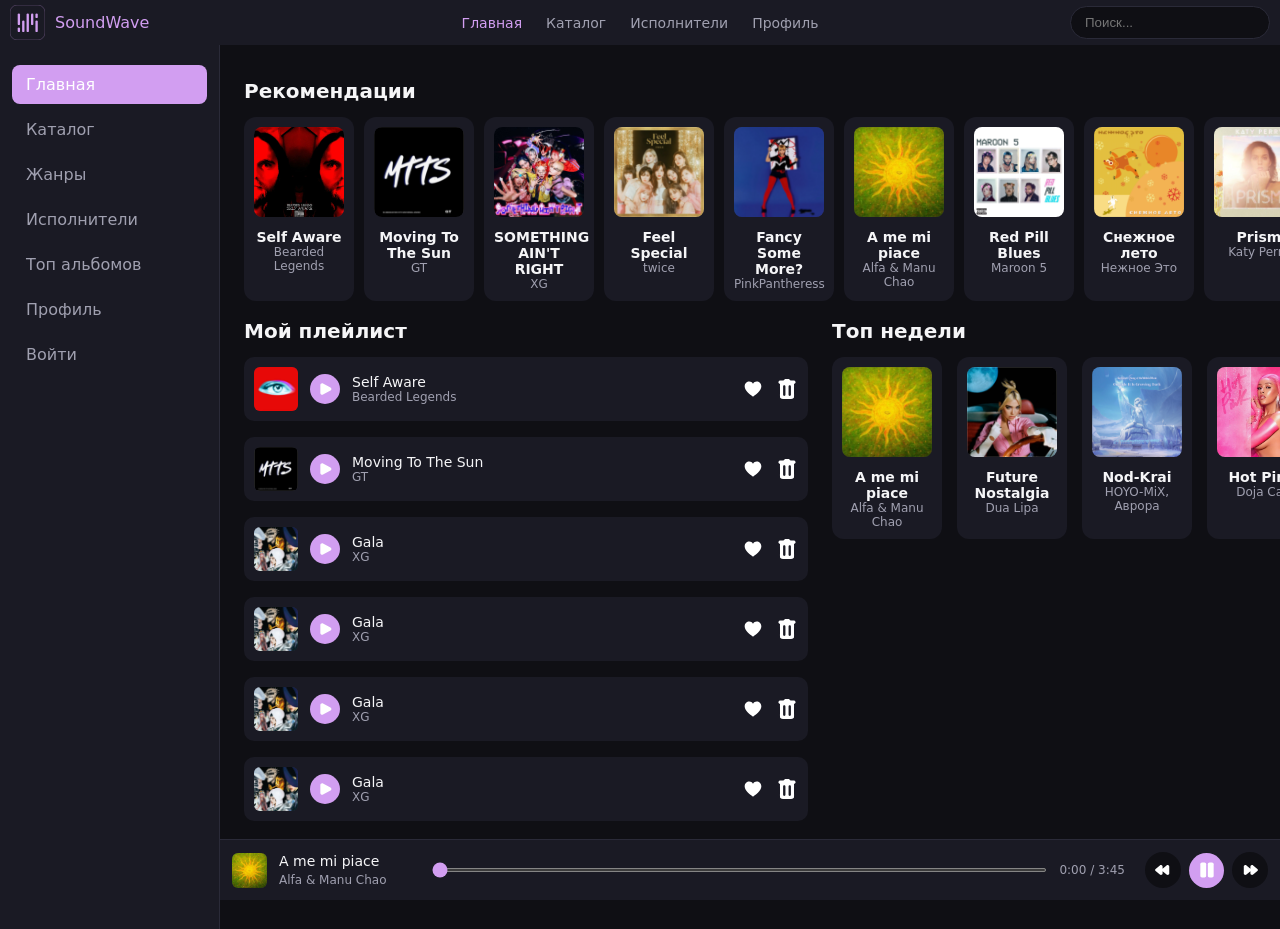
<file: index.html>
<!DOCTYPE html>
<html lang="ru">

<head>
    <meta charset="UTF-8">
    <meta name="viewport" content="width=device-width, initial-scale=1.0">
    <!-- <link rel="stylesheet" href="example.css"> -->
    <link rel="stylesheet" href="styles/index.css">
    <link rel="icon" href="assets/images/logoBL.svg" type="image/x-icon">
    <title>SoundWave — Главная</title>
</head>

<body>
    <header class="header">
        <a href="index.html" class="logo">
            <img src="assets/images/logoBL.svg" alt="logo SoundWave">
            SoundWave
        </a>
        <nav class="header-nav">
            <a href="index.html" class="active">Главная</a>
            <a href="pages/catalog.html">Каталог</a>
            <a href="#">Исполнители</a>
            <a href="#">Профиль</a>
        </nav>
        <div class="search-box">
            <input type="search" id="searchInput" placeholder="Поиск...">
        </div>
        <button class="burger" id="burgerBtn" aria-label="Меню">
            <img src="assets/images/hamburger.svg" alt="">
        </button>
    </header>

    <div class="layout">
        <!-- боковая навигация -->
        <aside class="sidebar" id="sidebar">
            <nav class="side-nav">
                <a href="index.html" class="active">Главная</a>
                <a href="pages/catalog.html">Каталог</a>
                <a href="#">Жанры</a>
                <a href="#">Исполнители</a>
                <a href="#">Топ альбомов</a>
                <a href="#">Профиль</a>
                <a href="pages/login.html">Войти</a>
            </nav>
        </aside>

        <main class="main-content">
            <!-- рекомендаций -->
            <section class="section">
                <h2>Рекомендации</h2>
                <div class="carousel" id="recommendCarousel">
                    <article class="album-card" data-title="Self Aware">
                        <img src="assets/images/Self Aware.svg" alt="Self Aware">
                        <h3>Self Aware</h3>
                        <p>Bearded Legends</p>
                    </article>
                    <article class="album-card" data-title="Moving To The Sun">
                        <img src="assets/images/Moving To The Sun.svg" alt="SMoving To The Sun">
                        <h3>Moving To The Sun</h3>
                        <p>GT</p>
                    </article>
                    <article class="album-card" data-title="SOMETHING AIN'T RIGHT">
                        <img src="assets/images/SOMETHING AIN'T RIGHT.svg" alt="SOMETHING AIN'T RIGHT">
                        <h3>SOMETHING AIN'T RIGHT</h3>
                        <p>XG</p>
                    </article>
                    <article class="album-card" data-title="Feel Special">
                        <img src="assets/images/Feel Special.svg" alt="Feel Special">
                        <h3>Feel Special</h3>
                        <p>twice</p>
                    </article>
                    <article class="album-card" data-title="Fancy Some More?">
                        <img src="assets/images/Fancy Some More.svg" alt="Fancy Some More?">
                        <h3>Fancy Some More?</h3>
                        <p> PinkPantheress</p>
                    </article>
                    <article class="album-card" data-title="A me mi piace">
                        <img src="assets/images/A me mi piace.svg" alt="A me mi piace">
                        <h3>A me mi piace</h3>
                        <p>Alfa & Manu Chao</p>
                    </article>
                    <article class="album-card" data-title="Red Pill Blues">
                        <img src="assets/images/Red Pill Blues.svg" alt="Red Pill Blues">
                        <h3>Red Pill Blues</h3>
                        <p>Maroon 5</p>
                    </article>
                    <article class="album-card" data-title="Снежное лето">
                        <img src="assets/images/Снежное лето.svg" alt="Снежное лето">
                        <h3>Снежное лето</h3>
                        <p>Нежное Это</p>
                    </article>
                    <article class="album-card" data-title="Prism">
                        <img src="assets/images/Prism.svg" alt="Prism">
                        <h3>Prism</h3>
                        <p>Katy Perry</p>
                    </article>
                    <article class="album-card" data-title="Nod-Krai">
                        <img src="assets/images/Nod-Krai.svg" alt="Nod-Krai">
                        <h3>Nod-Krai</h3>
                        <p>HOYO-MiX, Аврора</p>
                    </article>
                </div>
            </section>

            <div class="columns">
                <!-- мой плейлист -->
                <section class="section playlist">
                    <h2>Мой плейлист</h2>
                    <div class="track-list" id="myPlaylist">
                        <div class="track" data-title="Self Aware">
                            <img src="assets/images/Self Aware Mus.svg" alt="Self Aware">
                            <button class="play-btn" aria-label="Play">
                                <img src="assets/images/play.svg" alt="">
                            </button>
                            <div class="track-info">
                                <span class="track-title">Self Aware</span>
                                <span class="track-artist">Bearded Legends</span>
                            </div>
                            <button class="like-btn" aria-label="Нравится">
                                <img src="assets/images/heart.svg" alt="">
                            </button>
                            <button class="remove-btn" aria-label="Удалить">
                                <img src="assets/images/delete.svg" alt="">
                            </button>
                        </div>
                        <div class="track" data-title="Moving To The Sun">
                            <img src="assets/images/Moving To The Sun.svg" alt="Moving To The Sun">
                            <button class="play-btn" aria-label="Play">
                                <img src="assets/images/play.svg" alt="">
                            </button>
                            <div class="track-info">
                                <span class="track-title">Moving To The Sun</span>
                                <span class="track-artist">GT</span>
                            </div>
                            <button class="like-btn" aria-label="Нравится">
                                <img src="assets/images/heart.svg" alt="">
                            </button>
                            <button class="remove-btn" aria-label="Удалить">
                                <img src="assets/images/delete.svg" alt="">
                            </button>
                        </div>
                        <div class="track" data-title="Gala">
                            <img src="assets/images/Gala.svg" alt="Gala">
                            <button class="play-btn" aria-label="Play">
                                <img src="assets/images/play.svg" alt="">
                            </button>
                            <div class="track-info">
                                <span class="track-title">Gala</span>
                                <span class="track-artist">XG</span>
                            </div>
                            <button class="like-btn" aria-label="Нравится">
                                <img src="assets/images/heart.svg" alt="">
                            </button>
                            <button class="remove-btn" aria-label="Удалить">
                                <img src="assets/images/delete.svg" alt="">
                            </button>
                        </div>
                        <div class="track" data-title="Gala">
                            <img src="assets/images/Gala.svg" alt="Gala">
                            <button class="play-btn" aria-label="Play">
                                <img src="assets/images/play.svg" alt="">
                            </button>
                            <div class="track-info">
                                <span class="track-title">Gala</span>
                                <span class="track-artist">XG</span>
                            </div>
                            <button class="like-btn" aria-label="Нравится">
                                <img src="assets/images/heart.svg" alt="">
                            </button>
                            <button class="remove-btn" aria-label="Удалить">
                                <img src="assets/images/delete.svg" alt="">
                            </button>
                        </div>
                        <div class="track" data-title="Gala">
                            <img src="assets/images/Gala.svg" alt="Gala">
                            <button class="play-btn" aria-label="Play">
                                <img src="assets/images/play.svg" alt="">
                            </button>
                            <div class="track-info">
                                <span class="track-title">Gala</span>
                                <span class="track-artist">XG</span>
                            </div>
                            <button class="like-btn" aria-label="Нравится">
                                <img src="assets/images/heart.svg" alt="">
                            </button>
                            <button class="remove-btn" aria-label="Удалить">
                                <img src="assets/images/delete.svg" alt="">
                            </button>
                        </div>
                        <div class="track" data-title="Gala">
                            <img src="assets/images/Gala.svg" alt="Gala">
                            <button class="play-btn" aria-label="Play">
                                <img src="assets/images/play.svg" alt="">
                            </button>
                            <div class="track-info">
                                <span class="track-title">Gala</span>
                                <span class="track-artist">XG</span>
                            </div>
                            <button class="like-btn" aria-label="Нравится">
                                <img src="assets/images/heart.svg" alt="">
                            </button>
                            <button class="remove-btn" aria-label="Удалить">
                                <img src="assets/images/delete.svg" alt="">
                            </button>
                        </div>
                    </div>
                </section>

                <!-- топ 10 -->
                <section class="section-top10">
                    <h2>Топ недели</h2>
                    <div class="top-albums">
                        <article class="album-card small">
                            <img src="assets/images/A me mi piace.svg" alt="A me mi piace">
                            <h3>A me mi piace</h3>
                            <p>Alfa & Manu Chao</p>
                        </article>
                        <article class="album-card small">
                            <img src="assets/images/Future Nostalgia.svg" alt="Future Nostalgia">
                            <h3>Future Nostalgia</h3>
                            <p>Dua Lipa</p>
                        </article>
                        <article class="album-card small">
                            <img src="assets/images/Nod-Krai.svg" alt="Nod-Krai">
                            <h3>Nod-Krai</h3>
                            <p>HOYO-MiX, Аврора</p>
                        </article>
                        <article class="album-card small">
                            <img src="assets/images/Hot Pink.svg" alt="Hot Pink">
                            <h3>Hot Pink</h3>
                            <p>Doja Cat</p>
                        </article>
                    </div>
                </section>
            </div>
        </main>
    </div>

    <!-- плеер -->
    <footer class="player" id="player">
        <div class="player-track">
            <img src="assets/images/A me mi piace.svg" alt="Обложка" id="playerCover">
            <div>
                <span class="player-title" id="playerTitle">A me mi piace</span>
                <span class="player-artist" id="playerArtist">Alfa & Manu Chao</span>
            </div>
        </div>
        <div class="player-progress">
            <input type="range" id="progressBar" min="0" max="100" value="0">
            <span id="timeLabel">0:00 / 3:45</span>
        </div>
        <div class="player-controls">
            <button id="prevBtn" aria-label="Назад">
                <img src="assets/images/rewindLeft.svg" alt="">
            </button>
            <button id="playPauseBtn" aria-label="Пауза">
                <img src="assets/images/pause.svg" alt="" id="playPauseIcon">
            </button>
            <button id="nextBtn" aria-label="Вперёд">
                <img src="assets/images/rewindRight.svg" alt="">
            </button>
        </div>
    </footer>

    <script src="scripts/main.js"></script>
</body>

</html>
</file>
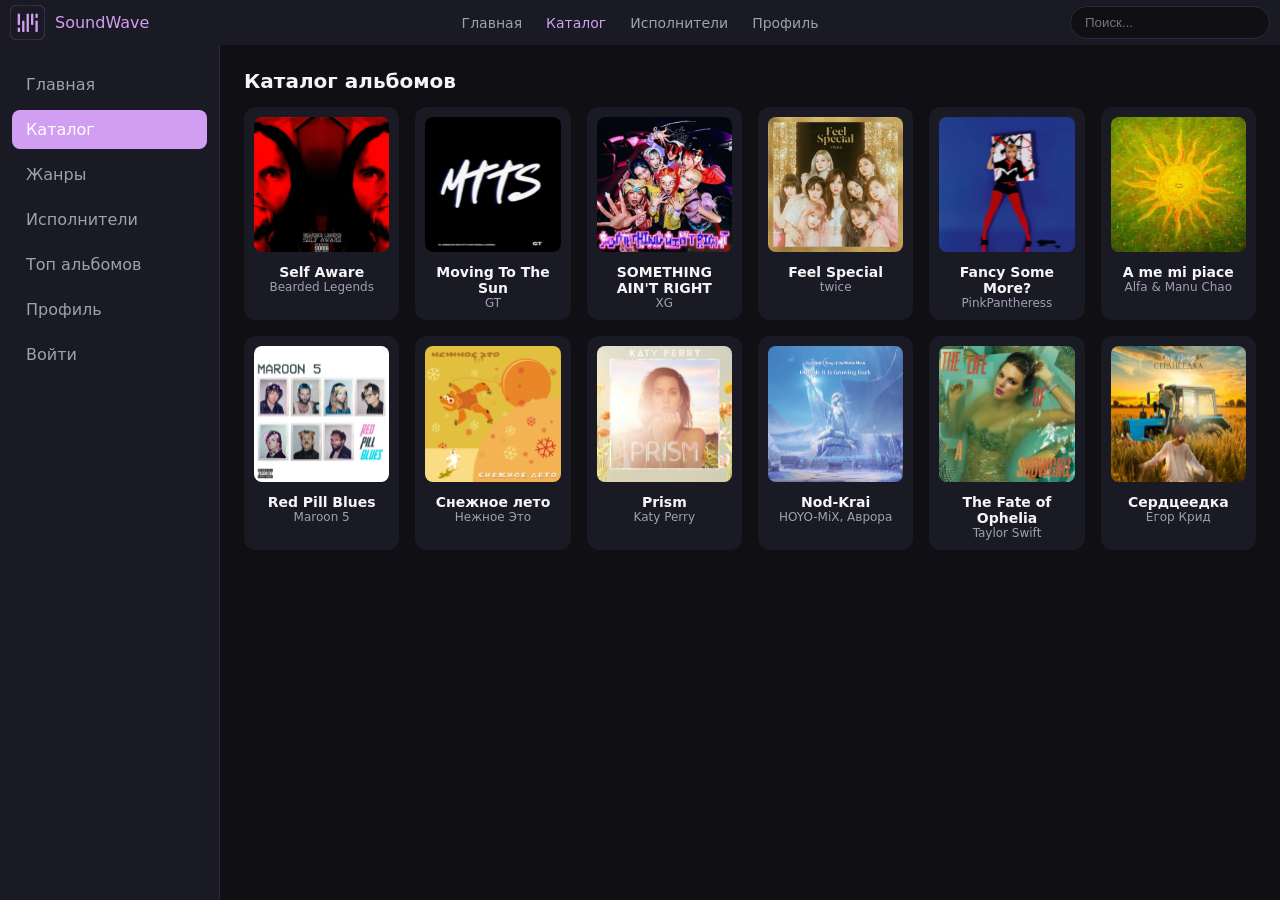
<file: pages/catalog.html>
<!DOCTYPE html>
<html lang="ru">

<head>
    <meta charset="UTF-8">
    <meta name="viewport" content="width=device-width, initial-scale=1.0">
    <!-- <link rel="stylesheet" href="../style.css"> -->
    <link rel="stylesheet" href="../styles/index.css">
    <link rel="icon" href="../assets/images/logoBL.svg" type="image/x-icon">
    <title>SoundWave — Каталог</title>
</head>

<body>
    <header class="header">
        <a href="../index.html" class="logo">
            <img src="../assets/images/logoBL.svg" alt="logo SoundWave">
            SoundWave
        </a>
        <nav class="header-nav">
            <a href="../index.html">Главная</a>
            <a href="../pages/catalog.html" class="active">Каталог</a>
            <a href="#">Исполнители</a>
            <a href="#">Профиль</a>
        </nav>
        <div class="search-box">
            <input type="search" id="searchInput" placeholder="Поиск...">
        </div>
        <button class="burger" id="burgerBtn" aria-label="Меню">
            <img src="../assets/images/hamburger.svg" alt="">
        </button>
    </header>

    <div class="layout">
        <!-- боковая навигация -->
        <aside class="sidebar" id="sidebar">
            <nav class="side-nav">
                <a href="../index.html">Главная</a>
                <a href="catalog.html" class="active">Каталог</a>
                <a href="#">Жанры</a>
                <a href="#">Исполнители</a>
                <a href="#">Топ альбомов</a>
                <a href="#">Профиль</a>
                <a href="../pages/login.html">Войти</a>
            </nav>
        </aside>

        <main class="main-content">
            <!-- каталог -->
            <h1>Каталог альбомов</h1>
            <div class="catalog-grid" id="catalogGrid">
                <article class="album-card" data-title="Self Aware">
                    <img src="../assets/images/Self Aware.svg" alt="Self Aware">
                    <h3>Self Aware</h3>
                    <p>Bearded Legends</p>
                </article>
                <article class="album-card" data-title="Moving To The Sun">
                    <img src="../assets/images/Moving To The Sun.svg" alt="SMoving To The Sun">
                    <h3>Moving To The Sun</h3>
                    <p>GT</p>
                </article>
                <article class="album-card" data-title="SOMETHING AIN'T RIGHT">
                    <img src="../assets/images/SOMETHING AIN'T RIGHT.svg" alt="SOMETHING AIN'T RIGHT">
                    <h3>SOMETHING AIN'T RIGHT</h3>
                    <p>XG</p>
                </article>
                <article class="album-card" data-title="Feel Special">
                    <img src="../assets/images/Feel Special.svg" alt="Feel Special">
                    <h3>Feel Special</h3>
                    <p>twice</p>
                </article>
                <article class="album-card" data-title="Fancy Some More?">
                    <img src="../assets/images/Fancy Some More.svg" alt="Fancy Some More?">
                    <h3>Fancy Some More?</h3>
                    <p> PinkPantheress</p>
                </article>
                <article class="album-card" data-title="A me mi piace">
                    <img src="../assets/images/A me mi piace.svg" alt="A me mi piace">
                    <h3>A me mi piace</h3>
                    <p>Alfa & Manu Chao</p>
                </article>
                <article class="album-card" data-title="Red Pill Blues">
                    <img src="../assets/images/Red Pill Blues.svg" alt="Red Pill Blues">
                    <h3>Red Pill Blues</h3>
                    <p>Maroon 5</p>
                </article>
                <article class="album-card" data-title="Снежное лето">
                    <img src="../assets/images/Снежное лето.svg" alt="Снежное лето">
                    <h3>Снежное лето</h3>
                    <p>Нежное Это</p>
                </article>
                <article class="album-card" data-title="Prism">
                    <img src="../assets/images/Prism.svg" alt="Prism">
                    <h3>Prism</h3>
                    <p>Katy Perry</p>
                </article>
                <article class="album-card" data-title="Nod-Krai">
                    <img src="../assets/images/Nod-Krai.svg" alt="Nod-Krai">
                    <h3>Nod-Krai</h3>
                    <p>HOYO-MiX, Аврора</p>
                </article>
                <article class="album-card" data-title="The Fate of Ophelia">
                    <img src="../assets/images/The Fate of Ophelia.svg" alt="The Fate of Ophelia">
                    <h3>The Fate of Ophelia</h3>
                    <p>Taylor Swift</p>
                </article>
                <article class="album-card" data-title="Сердцеедка">
                    <img src="../assets/images/Сердцеедка.svg" alt="Сердцеедка">
                    <h3>Сердцеедка</h3>
                    <p>Егор Крид</p>
                </article>
            </div>
        </main>
    </div>

    <script src="../scripts/main.js"></script>
</body>

</html>
</file>
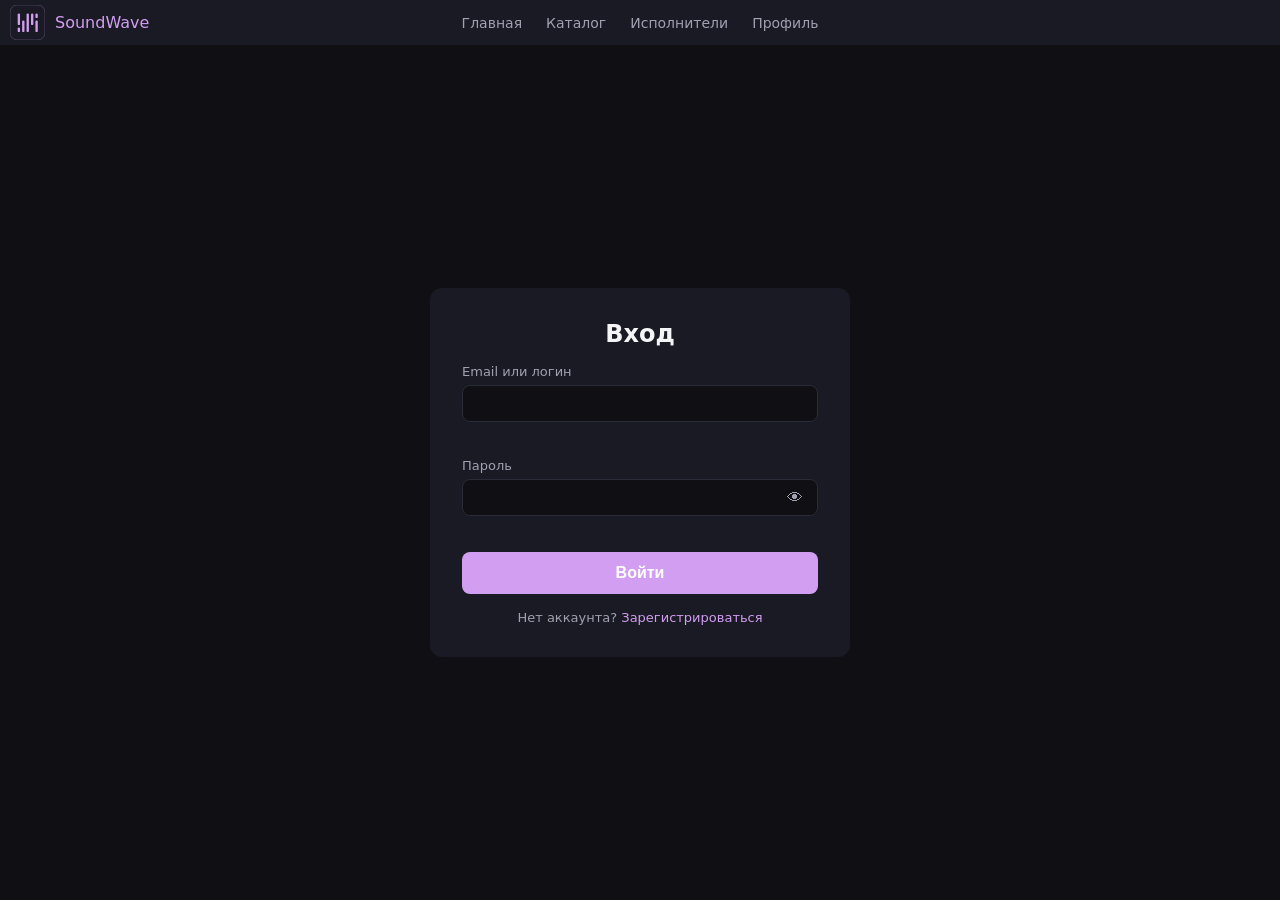
<file: pages/login.html>
<!DOCTYPE html>
<html lang="ru">

<head>
    <meta charset="UTF-8">
    <meta name="viewport" content="width=device-width, initial-scale=1.0">
    <!-- <link rel="stylesheet" href="../style.css"> -->
    <link rel="stylesheet" href="../styles/index.css">
    <link rel="icon" href="../assets/images/logoBL.svg" type="image/x-icon">
    <title>SoundWave — Каталог</title>
</head>

<body>
    <header class="header">
        <a href="../index.html" class="logo">
            <img src="../assets/images/logoBL.svg" alt="logo SoundWave">
            SoundWave
        </a>
        <nav class="header-nav">
            <a href="../index.html">Главная</a>
            <a href="../pages/catalog.html">Каталог</a>
            <a href="#">Исполнители</a>
            <a href="#">Профиль</a>
        </nav>
    </header>

    <main class="form-page">
        <form id="loginForm" class="auth-form" novalidate>
            <h1>Вход</h1>

            <div class="form-group">
                <label for="loginEmail">Email или логин</label>
                <input type="text" id="loginEmail" name="loginEmail" required>
                <span class="error" data-error="loginEmail"></span>
            </div>

            <div class="form-group">
                <label for="loginPassword">Пароль</label>
                <div class="password-wrap">
                    <input type="password" id="loginPassword" name="loginPassword" required>
                    <button type="button" class="toggle-pass" data-target="loginPassword">👁</button>
                </div>
                <span class="error" data-error="loginPassword"></span>
            </div>

            <button type="submit" class="btn-primary">Войти</button>
            <p class="form-footer">Нет аккаунта? <a href="register.html">Зарегистрироваться</a></p>
        </form>
    </main>

    <script src="../scripts/main.js"></script>
</body>

</html>
</file>
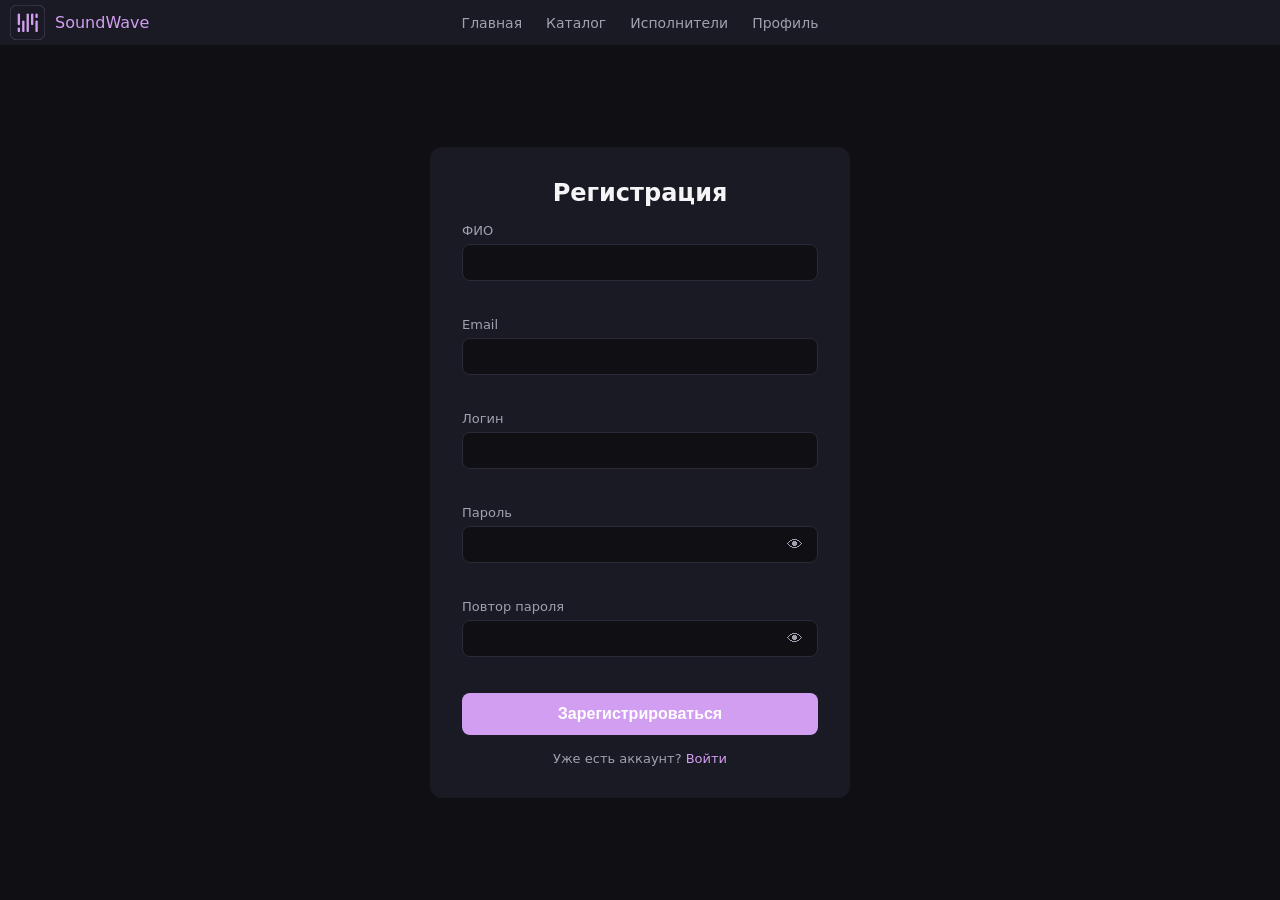
<file: pages/register.html>
<!DOCTYPE html>
<html lang="ru">

<head>
    <meta charset="UTF-8">
    <meta name="viewport" content="width=device-width, initial-scale=1.0">
    <!-- <link rel="stylesheet" href="../style.css"> -->
    <link rel="stylesheet" href="../styles/index.css">
    <link rel="icon" href="../assets/images/logoBL.svg" type="image/x-icon">
    <title>SoundWave — Регистрация</title>
</head>

<body>
    <header class="header">
        <a href="../index.html" class="logo">
            <img src="../assets/images/logoBL.svg" alt="logo SoundWave">
            SoundWave
        </a>
        <nav class="header-nav">
            <a href="../index.html">Главная</a>
            <a href="../pages/catalog.html">Каталог</a>
            <a href="#">Исполнители</a>
            <a href="#">Профиль</a>
        </nav>
    </header>

    <main class="form-page">
        <form id="registerForm" class="auth-form" novalidate>
            <h1>Регистрация</h1>

            <div class="form-group">
                <label for="fullName">ФИО</label>
                <input type="text" id="fullName" name="fullName" required>
                <span class="error" data-error="fullName"></span>
            </div>

            <div class="form-group">
                <label for="email">Email</label>
                <input type="email" id="email" name="email" required>
                <span class="error" data-error="email"></span>
            </div>

            <div class="form-group">
                <label for="login">Логин</label>
                <input type="text" id="login" name="login" required>
                <span class="error" data-error="login"></span>
            </div>

            <div class="form-group">
                <label for="password">Пароль</label>
                <div class="password-wrap">
                    <input type="password" id="password" name="password" required>
                    <button type="button" class="toggle-pass" data-target="password">👁</button>
                </div>
                <span class="error" data-error="password"></span>
            </div>

            <div class="form-group">
                <label for="confirmPassword">Повтор пароля</label>
                <div class="password-wrap">
                    <input type="password" id="confirmPassword" name="confirmPassword" required>
                    <button type="button" class="toggle-pass" data-target="confirmPassword">👁</button>
                </div>
                <span class="error" data-error="confirmPassword"></span>
            </div>

            <button type="submit" class="btn-primary">Зарегистрироваться</button>
            <p class="form-footer">Уже есть аккаунт? <a href="login.html">Войти</a></p>
        </form>
    </main>

    <script src="../scripts/main.js"></script>
</body>

</html>
</file>
<file: styles/index.css>
:root {
    --bg: #0f0f14;
    --bg-elev: #1a1a24;
    --text: #f5f5f7;
    --muted: #a0a0b0;
    --accent: #D29EF1;
    --accent-hover: #E5B8FF;
    --danger: #ff4d6d;
    --border: #2a2a38;
    --radius: 12px;
}

* {
    box-sizing: border-box;
    margin: 0;
    padding: 0;
    text-decoration: none;
    width: 100%;
}

body {
    font-family: 'Segoe UI', system-ui, sans-serif;
    background: var(--bg);
    color: var(--text);
    min-height: 100vh;
    display: flex;
    flex-direction: column;
}

/* header */
.header {
    display: flex;
    align-items: center;
    justify-content: space-between;
    width: 100%;
    padding: 5px 10px;
    background: var(--bg-elev);
    position: relative;
    z-index: 300;
}

.logo {
    color: var(--accent);
    display: flex;
    align-items: center;
    flex-shrink: 0;
    width: auto;
}

.logo img {
    margin-right: 10px;
    width: 35px;
}

.header-nav {
    display: none;
    gap: 24px;
    justify-content: center;
    align-items: center;
    position: absolute;
    left: 50%;
    transform: translateX(-50%);
    width: auto;
}

.header-nav a {
    color: var(--muted);
    text-decoration: none;
    font-size: 14px;
    transition: color .2s;
    width: auto;
}

.header-nav a:hover {
    color: var(--text);
}

.header-nav a.active {
    color: var(--accent);
}

.search-box {
    margin-left: auto;
    width: auto;
}

.search-box input {
    padding: 8px 14px;
    border-radius: 20px;
    border: 1px solid var(--border);
    background: var(--bg);
    color: var(--text);
    width: 120px;
    outline: none;
}

.search-box input:focus {
    border-color: var(--accent);
}

.burger {
    background: none;
    border: none;
    margin-left: 10px;
    width: 32px;
    height: 32px;
    padding: 0;
    cursor: pointer;
    display: flex;
    align-items: center;
    justify-content: center;
    flex-shrink: 0;
}

.burger img {
    width: 32px;
    height: 32px;
    display: block;
}

/* боковая навигация */
.layout {
    display: flex;
    flex: 1;
    position: relative;
}

.sidebar {
    position: fixed;
    top: 0;
    left: -260px;
    width: 240px;
    height: 100vh;
    background: var(--bg-elev);
    border-right: 1px solid var(--border);
    padding: 70px 12px 20px;
    z-index: 250;
    transition: left .3s ease;
    overflow-y: auto;
}

.sidebar.open {
    left: 0;
}

.side-nav {
    display: flex;
    flex-direction: column;
    gap: 6px;
}

.side-nav a {
    padding: 10px 14px;
    border-radius: 8px;
    color: var(--muted);
    text-decoration: none;
    transition: background .2s, color .2s;
}

.side-nav a:hover {
    background: var(--bg);
    color: var(--text);
}

.side-nav a.active {
    background: var(--accent);
    color: #fff;
}

/* рекомендаций */
main {
    max-width: 1200px;
    margin: 0 auto;
    padding: 0 20px;
}

.main-content {
    flex: 1;
    padding: 24px;
    display: flex;
    flex-direction: column;
    padding-bottom: 100px;
}

.main-content h1 {
    margin-bottom: 14px;
    font-size: 20px;
}

.catalog-grid {
    display: grid;
    grid-template-columns: repeat(auto-fill, minmax(125px, 1fr));
    gap: 16px;
}

.catalog-grid .album-card {
    width: 100%;
}

.main-content h2 {
    margin-bottom: 14px;
    font-size: 20px;
}

.section {
    padding-top: 10px;
}

.carousel {
    display: flex;
    overflow-x: auto;
    scroll-behavior: smooth;
    padding-bottom: 8px;
}

.carousel::-webkit-scrollbar {
    height: 6px;
}

.carousel::-webkit-scrollbar-thumb {
    background: var(--border);
    border-radius: 3px;
}

.album-card {
    background: var(--bg-elev);
    border-radius: var(--radius);
    padding: 10px;
    margin-right: 10px;
    width: 110px;
    flex-shrink: 0;
    text-align: center;
    transition: transform .2s;
    cursor: pointer;
}

.album-card:hover {
    transform: translateY(-4px);
}

.album-card img {
    width: 100%;
    aspect-ratio: 1;
    object-fit: cover;
    border-radius: 8px;
    background: var(--border);
}

.album-card h3 {
    font-size: 14px;
    margin-top: 8px;
}

.album-card p {
    font-size: 12px;
    color: var(--muted);
}

/* плейлист */
.track-list {
    display: flex;
    gap: 16px;
    overflow-x: auto;
    scroll-behavior: smooth;
    padding-bottom: 8px;
    flex-direction: column;
}

.track {
    display: flex;
    align-items: center;
    gap: 12px;
    background: var(--bg-elev);
    padding: 10px;
    border-radius: 10px;
}

.track img {
    width: 44px;
    height: 44px;
    object-fit: cover;
    border-radius: 6px;
    background: var(--border);
}

.play-btn {
    width: 30px;
    height: 30px;
    border-radius: 50%;
    border: none;
    background: var(--accent);
    cursor: pointer;
    display: flex;
    align-items: center;
    justify-content: center;
    padding: 0;
    flex-shrink: 0;
    transition: background .2s, transform .2s;
}

.play-btn img {
    width: 14px;
    height: 14px;
    display: block;
    background: none;
}

.track-info {
    flex: 1;
    display: flex;
    flex-direction: column;
}

.track-title {
    font-size: 14px;
}

.track-artist {
    font-size: 12px;
    color: var(--muted);
}

.like-btn,
.remove-btn {
    background: none;
    border: none;
    width: 22px;
    height: 22px;
    padding: 0;
    cursor: pointer;
    display: flex;
    align-items: center;
    justify-content: center;
    flex-shrink: 0;
    transition: transform .2s;
}

.like-btn img,
.remove-btn img {
    width: 20px;
    height: 20px;
    display: block;
    background: none;
}

.like-btn:hover,
.like-btn.active {
    color: var(--danger);
    transform: scale(1.2);
}

.remove-btn:hover {
    color: var(--danger);
}

.section-top10 {
    display: none;
}

/* плеер */
.player-track,
.player-track>div,
.player-title,
.player-artist,
.player-controls,
.player-controls button,
.player-progress,
.player-progress span,
.player-progress input {
    width: auto;
}

.player {
    position: fixed;
    bottom: 0;
    left: 0;
    right: 0;
    display: flex;
    align-items: center;
    gap: 20px;
    padding: 12px;
    background: var(--bg-elev);
    border-top: 1px solid var(--border);
    z-index: 200;
}

.player-track {
    display: flex;
    align-items: center;
    gap: 12px;
    min-width: 180px;
}

.player-track img {
    width: 35px;
    height: 35px;
    border-radius: 6px;
    background: var(--border);
}

.player-title {
    display: block;
    font-size: 14px;
}

.player-artist {
    font-size: 12px;
    color: var(--muted);
}

.player-progress {
    flex: 1;
    display: flex;
    align-items: center;
    gap: 12px;
}

.player-progress input[type="range"] {
    flex: 1;
    accent-color: var(--accent);
    height: 4px;
}

.player-progress span {
    font-size: 12px;
    color: var(--muted);
    white-space: nowrap;
}

.player-controls {
    display: flex;
    gap: 8px;
    align-items: center;
    justify-content: flex-end;
}

.player-controls button {
    width: 36px;
    height: 36px;
    border-radius: 50%;
    border: none;
    background: var(--bg);
    cursor: pointer;
    display: flex;
    align-items: center;
    justify-content: center;
    padding: 0;
    transition: background .2s, transform .2s;
}

.player-controls button img {
    width: 20px;
    height: 20px;
    display: block;
}

.player-controls button:hover {
    background: var(--accent);
    transform: scale(1.05);
}

#playPauseBtn {
    background: var(--accent);
    width: 35px;
    height: 35px;
}

#playPauseBtn:hover {
    background: var(--accent-hover);
}

.catalog-grid {
    display: grid;
    grid-template-columns: repeat(auto-fill, minmax(135px, 1fr));
    gap: 16px;
}

.catalog-grid .album-card {
    width: 100%;
}

.prevBtn,
.playPauseBtn,
.nextBtn {
    display: flex;
    justify-content: center;
    align-items: center;
    width: 20px;
    height: 20px;
}

.playPauseBtn {
    background-color: var(--accent);
}

/* регистрация и вход */
.form-page {
    flex: 1;
    display: flex;
    justify-content: center;
    align-items: center;
    padding: 40px 20px;
}

.auth-form {
    background: var(--bg-elev);
    padding: 32px;
    border-radius: var(--radius);
    width: 100%;
    max-width: 420px;
    display: flex;
    flex-direction: column;
    gap: 16px;
}

.auth-form h1 {
    font-size: 24px;
    text-align: center;
}

.form-group {
    display: flex;
    flex-direction: column;
    gap: 6px;
}

.form-group label {
    font-size: 13px;
    color: var(--muted);
}

.form-group input {
    padding: 10px 14px;
    border-radius: 8px;
    border: 1px solid var(--border);
    background: var(--bg);
    color: var(--text);
    outline: none;
    transition: border-color .2s;
}

.form-group input:focus {
    border-color: var(--accent);
}

.form-group input.invalid {
    border-color: var(--danger);
}

.password-wrap {
    position: relative;
}

.password-wrap input {
    width: 100%;
    padding-right: 40px;
}

.toggle-pass {
    position: absolute;
    right: 8px;
    top: 50%;
    transform: translateY(-50%);
    background: none;
    border: none;
    cursor: pointer;
    font-size: 16px;
    color: var(--muted);
    width: 30px;
}

.error {
    font-size: 12px;
    color: var(--danger);
    min-height: 14px;
}

.btn-primary {
    padding: 12px;
    border-radius: 8px;
    border: none;
    background: var(--accent);
    color: #fff;
    font-size: 16px;
    font-weight: 600;
    cursor: pointer;
    transition: background .2s;
}

.btn-primary:hover {
    background: var(--accent-hover);
}

.form-footer {
    text-align: center;
    font-size: 13px;
    color: var(--muted);
}

.form-footer a {
    color: var(--accent);
    text-decoration: none;
}


@media (min-width: 320px) and (max-width: 425px) {
    .main-content {
        padding: 5px 12px;
    }

    .section-top10 {
        display: none;
    }

    .header-nav {
        display: none;
    }

    .burger {
        display: block;
    }
}

@media (min-width: 426px) and (max-width: 768px) {
    .main-content {
        padding: 5px 12px;
    }

    .header-nav {
        display: block;
    }

    .header-nav a {
        margin: 0 5px;
    }

    .burger {
        display: block;
    }
}

@media (max-width: 768px) {
    .player {
        flex-wrap: wrap;
        gap: 10px;
        padding: 10px 14px;
    }

    .player-title {
        font-size: 13px;
    }

    .player-artist {
        font-size: 11px;
    }

    .player-track {
        min-width: 0;
        flex: 1;
    }

    .player-track img {
        width: 40px;
        height: 40px;
    }

    .player-progress {
        order: 3;
        flex-basis: 100%;
    }

    .player-controls {
        gap: 6px;
    }

    .player-controls button {
        width: 32px;
        height: 32px;
    }

    #playPauseBtn {
        width: 38px;
        height: 38px;
    }

    .player-controls button img {
        width: 14px;
        height: 14px;
    }

    .player-progress span {
        font-size: 10px;
    }
}

@media (min-width: 769px) and (max-width: 1023px) {
    .section-top10 {
        display: block;
        padding-top: 10px;
    }

    .header-nav {
        display: none;
    }

    .burger {
        display: block;
    }
}

@media (min-width: 1024px) {
    .header-nav {
        display: flex;
    }

    .header-nav a {
        color: var(--muted);
        text-decoration: none;
        font-size: 14px;
        transition: color .2s;
        display: block;
    }

    .burger {
        display: none;
    }

    .search-box {
        width: 200px;
    }

    .search-box input {
        width: 100%;
    }

    .sidebar {
        width: 220px;
        background: var(--bg-elev);
        border-right: 1px solid var(--border);
        padding: 20px 12px;
        flex-shrink: 0;
        position: static;
        height: auto;
        transition: none;
    }

    .sidebar.open::before {
        display: none;
    }

    .columns {
        display: grid;
        grid-template-columns: 1fr 1fr;
        gap: 24px;
    }

    .side-nav {
        display: flex;
        flex-direction: column;
        gap: 6px;
    }

    .side-nav a {
        padding: 10px 14px;
        border-radius: 8px;
        color: var(--muted);
        text-decoration: none;
        transition: background .2s, color .2s;
    }

    .side-nav a:hover {
        background: var(--bg);
        color: var(--text);
    }

    .side-nav a.active {
        background: var(--accent);
        color: #fff;

    }

    .section-top10 {
        display: block;
        padding-top: 10px;
    }

    .top-albums {
        display: flex;
        overflow-x: auto;
        scroll-behavior: smooth;
        padding-bottom: 8px;
        gap: 5px;
    }

    .player {
        left: 220px;
        width: auto;
    }
}
</file>
